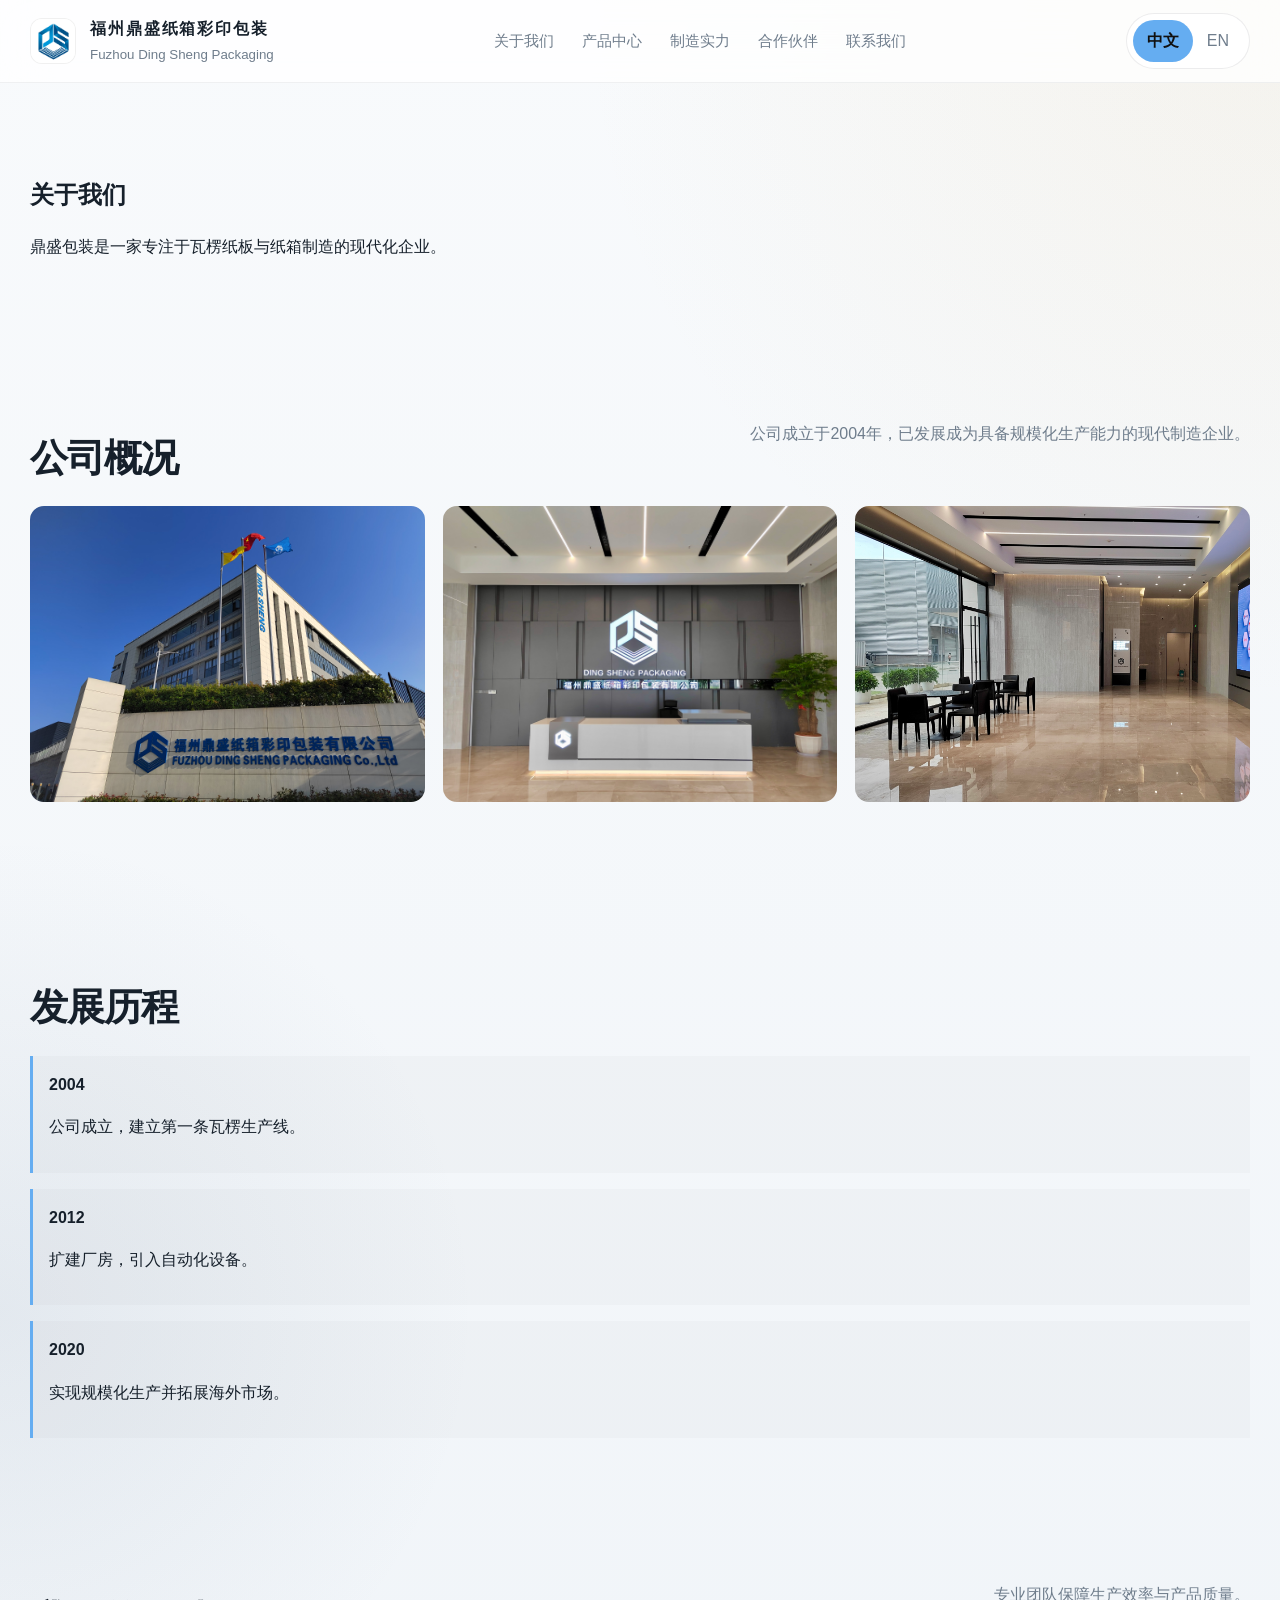
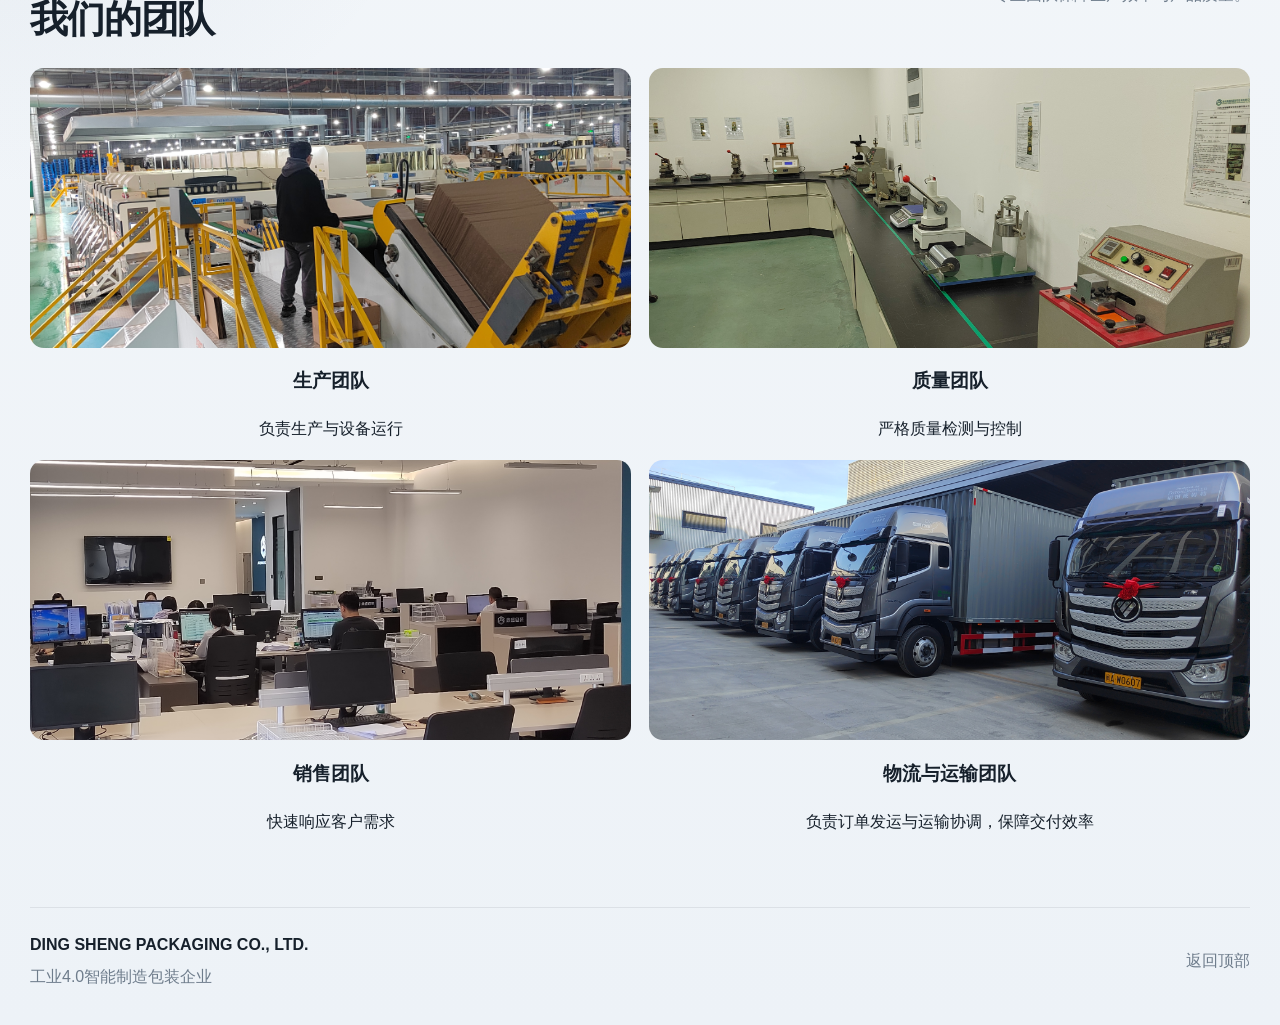
<file: about.html>
<!DOCTYPE html>
<html lang="zh">
<head>
  <meta charset="UTF-8">
  <meta name="viewport" content="width=device-width, initial-scale=1.0">
  <title>About | Ding Sheng Packaging</title>

  <link rel="stylesheet" href="style.css">

  <!-- 防闪 -->
  <style>
    body { opacity: 0; }
  </style>
</head>

<body>

<!-- ===== HEADER（统一）===== -->
<header class="site-header" id="top">
  <div class="container nav-wrap">

    <a class="brand" href="index.html">
      <div class="brand-mark">
        <img src="images/logo.jpg" alt="logo">
      </div>
      <div class="brand-text">
        <strong data-i18n="brandTitle">福州鼎盛纸箱彩印包装</strong>
        <small data-i18n="brandSub">DING SHENG PACKAGING</small>
      </div>
    </a>

    <nav class="nav-links">
      <a href="index.html#about" data-i18n="navAbout">关于我们</a>
      <a href="index.html#products" data-i18n="navProducts">产品中心</a>
      <a href="index.html#facility" data-i18n="navFacility">工厂实力</a>
      <a href="index.html#partners" data-i18n="navPartners">合作伙伴</a>
      <a href="index.html#contact" data-i18n="navContact">联系我们</a>
    </nav>

    <div class="nav-actions">
      <div class="lang-switch">
        <button class="lang-btn" data-lang="zh">中文</button>
        <button class="lang-btn" data-lang="en">EN</button>
      </div>
    </div>

  </div>
</header>

<main>

  <!-- ===== HERO ===== -->
  <section class="section">
    <div class="container">
      <h1 data-i18n="aboutPageTitle">关于我们</h1>
      <p data-i18n="aboutPageDesc">
        鼎盛包装是一家专注于瓦楞纸板与纸箱制造的现代化企业。
      </p>
    </div>
  </section>

  <!-- ===== 公司概况 ===== -->
  <section class="section">
    <div class="container">

      <div class="section-heading">
        <h2 data-i18n="aboutOverviewTitle">公司概况</h2>
        <p data-i18n="aboutOverviewDesc">
          公司成立于2004年，具备规模化生产能力与先进设备。
        </p>
      </div>

      <div class="detail-grid">
        <img src="images/关于我们/about1.jpg">
        <img src="images/关于我们/about2.jpg">
        <img src="images/关于我们/about3.jpg">
      </div>

    </div>
  </section>

  <!-- ===== 发展历程 ===== -->
  <section class="section">
    <div class="container">

      <div class="section-heading">
        <h2 data-i18n="aboutHistoryTitle">发展历程</h2>
      </div>

      <div class="timeline">
        <div>
          <strong>2004</strong>
          <p data-i18n="history1">公司成立</p>
        </div>

        <div>
          <strong>2012</strong>
          <p data-i18n="history2">扩建产线</p>
        </div>

        <div>
          <strong>2020</strong>
          <p data-i18n="history3">拓展国际市场</p>
        </div>
      </div>

    </div>
  </section>

  <!-- ===== 我们的团队（重点）===== -->
  <section class="section">
    <div class="container">

      <div class="section-heading">
        <h2 data-i18n="aboutTeamTitle">我们的团队</h2>
        <p data-i18n="aboutTeamDesc">
          专业团队保障生产效率与产品质量。
        </p>
      </div>

      <div class="team-grid">

        <div class="team-card">
          <div class="team-image">
            <img src="images/关于我们/team-production.jpg">
          </div>
          <h3 data-i18n="team1">生产团队</h3>
          <span data-i18n="team1Desc">负责生产与设备运行</span>
        </div>

        <div class="team-card">
          <div class="team-image">
            <img src="images/关于我们/team-quality.jpg">
          </div>
          <h3 data-i18n="team2">质量团队</h3>
          <span data-i18n="team2Desc">严格质量检测与控制</span>
        </div>

        <div class="team-card">
          <div class="team-image">
            <img src="images/关于我们/team-sales.jpg">
          </div>
          <h3 data-i18n="team3">销售团队</h3>
          <span data-i18n="team3Desc">快速响应客户需求</span>
        </div>
        <div class="team-card">
          <div class="team-image">
            <img src="images/关于我们/team-logistics.jpg">
          </div>
          <h3 data-i18n="team4">物流与运输团队</h3>
          <span data-i18n="team4Desc">负责订单发运与运输协调，保障交付效率</span>
        </div>

      </div>

    </div>
  </section>

</main>

<!-- ===== FOOTER ===== -->
<footer class="site-footer">
  <div class="container footer-wrap">
    <div>
      <strong>DING SHENG PACKAGING CO., LTD.</strong>
      <p data-i18n="footerText">工业包装制造企业</p>
    </div>
    <a href="#top" class="to-top" data-i18n="backTop">返回顶部</a>
  </div>
</footer>

<script src="script.js"></script>

</body>
</html>
</file>
<file: style.css>
:root {
  --bg: #f6f8fb;
  --bg-soft: #eef3f7;
  --panel: rgba(255, 255, 255, 0.72);
  --panel-strong: rgba(255, 255, 255, 0.9);
  --line: rgba(15, 23, 32, 0.08);
  --text: #16202b;
  --muted: #6f7d8c;
  --dark-text: #0e1620;
  --light-surface: #f5f7fa;
  --light-card: #ffffff;
  --accent: #65adf1;   /* 主蓝（专业） */
  --accent-soft: #3b82f6;
  --shadow: 0 20px 60px rgba(15, 23, 32, 0.08);
  --radius-xl: 32px;
  --radius-lg: 24px;
  --radius-md: 18px;
  --container: 1220px;
}

* {
  box-sizing: border-box;
}

html {
  scroll-behavior: smooth;
}

body {
  margin: 0;
  font-family: "Inter", -apple-system, BlinkMacSystemFont, "Segoe UI", "PingFang SC", "Hiragino Sans GB", "Microsoft YaHei", sans-serif;
  background:
    radial-gradient(circle at top right, rgba(216, 179, 106, 0.10), transparent 24%),
    radial-gradient(circle at left center, rgba(90, 116, 145, 0.10), transparent 26%),
    linear-gradient(180deg, #f8fafc 0%, #edf2f7 100%);
  color: var(--text);
  line-height: 1.65;
}

img {
  display: block;
  width: 100%;
}

a {
  color: inherit;
  text-decoration: none;
}

button {
  font: inherit;
}

.site-shell {
  overflow: visible;
}

.container {
  width: min(calc(100% - 40px), var(--container));
  margin: 0 auto;
}

.site-header {
  position: sticky;
  top: 0;
  z-index: 50;
  backdrop-filter: blur(22px);
  background: rgba(255, 255, 255, 0.78);
  border-bottom: 1px solid rgba(15, 23, 32, 0.06);
}

.site-header.scrolled {
  background: rgba(255, 255, 255, 0.6);
  backdrop-filter: blur(18px);
  border-bottom: 1px solid rgba(15, 23, 32, 0.08);
}

.nav-wrap {
  min-height: 82px;
  display: flex;
  align-items: center;
  justify-content: space-between;
  gap: 24px;
}

.brand {
  display: flex;
  align-items: center;
  gap: 14px;
}

.brand-mark {
  width: 46px;
  height: 46px;
  border-radius: 12px;
  overflow: hidden;

  display: flex;
  align-items: center;
  justify-content: center;

  background: #ffffff;
  border: 1px solid rgba(0,0,0,0.06);
}

.brand-mark img {
  width: 100%;
  height: 100%;
  object-fit: cover;   /* keeps logo ratio */
}

.brand-mark span {
  position: absolute;
  left: 10px;
  right: 10px;
  height: 2px;
  background: linear-gradient(90deg, transparent, rgba(216, 179, 106, 0.95), transparent);
}

.brand-mark span:nth-child(1) { top: 14px; }
.brand-mark span:nth-child(2) { top: 22px; }
.brand-mark span:nth-child(3) { top: 30px; }

.brand-text {
  display: flex;
  flex-direction: column;
}

.brand-text strong {
  font-size: 0.98rem;
  letter-spacing: 0.12em;
}

.brand-text small {
  color: var(--muted);
  margin-top: 3px;
}

.nav-links {
  display: flex;
  align-items: center;
  gap: 28px;
}

.nav-links a {
  color: var(--muted);
  font-size: 0.95rem;
  transition: color 0.2s ease;
}

.nav-links a:hover {
  color: var(--text);
}

.nav-actions {
  display: flex;
  align-items: center;
  gap: 14px;
}

.lang-switch {
  display: inline-flex;
  align-items: center;
  padding: 6px;
  border-radius: 999px;
  border: 1px solid rgba(15, 23, 32, 0.08);
  background: rgba(255, 255, 255, 0.8);
}

.lang-btn {
  border: 0;
  background: transparent;
  color: var(--muted);
  padding: 8px 14px;
  border-radius: 999px;
  cursor: pointer;
  transition: all 0.2s ease;
}

.lang-btn.active {
  background: var(--accent);
  color: #111;
  font-weight: 700;
}

.eyebrow,
.section-tag {
  display: inline-flex;
  width: fit-content;
  padding: 8px 14px;
  border-radius: 999px;
  border: 1px solid rgba(255, 255, 255, 0.1);
  color: var(--accent);
  background: rgba(255, 255, 255, 0.03);
  letter-spacing: 0.08em;
  text-transform: uppercase;
  font-size: 0.8rem;
}

.section-tag.light {
  color: #f3d7a1;
  border-color: rgba(243, 215, 161, 0.16);
}
.btn {
  display: inline-flex;
  align-items: center;
  justify-content: center;
  min-height: 50px;
  padding: 0 22px;
  border-radius: 999px;
  font-weight: 600;
  transition: transform 0.2s ease, opacity 0.2s ease, background 0.2s ease;
}

.btn:hover {
  transform: translateY(-1px);
}

.btn-primary {
  background: var(--accent);
  color: #0e141c;
}

.btn-secondary {
  background: rgba(255,255,255,0.88);
  border: 1px solid rgba(15,23,32,0.08);
  color: var(--text);
}

.btn-dark {
  background: #0f1720;
  color: #fff;
}
/* ===== New Hero (Immersive) ===== */

.hero-immersive {
  position: relative;
  height: 92vh;
  min-height: 600px;
  overflow: hidden;
}

/* 背景 */
.hero-bg {
  position: absolute;
  inset: 0;
}

.hero-bg img {
  width: 100%;
  height: 100%;
  object-fit: cover;
}

/* 遮罩（很关键） */
.hero-overlay {
  position: absolute;
  inset: 0;
  background: linear-gradient(
    180deg,
    rgba(10,20,30,0.2),
    rgba(10,20,30,0.65)
  );
}

/* 内容 */
.hero-content {
  position: relative;
  z-index: 2;
  height: 100%;

  display: flex;
  flex-direction: column;
  justify-content: center;
  align-items: center;

  text-align: center;
  color: #fff;
  padding: 0 20px;
}

.hero-eyebrow {
  font-size: 0.85rem;
  letter-spacing: 0.2em;
  opacity: 0.7;
  margin-bottom: 16px;
}

.hero-content h1 {
  font-size: clamp(2.8rem, 5vw, 5rem);
  margin-bottom: 16px;
  line-height: 1.05;
}

.hero-content p {
  max-width: 640px;
  font-size: 1.1rem;
  color: rgba(255,255,255,0.85);
  margin-bottom: 26px;
}


/* ===== About KPI ===== */

.about-kpi {
  display: grid;
  grid-template-columns: repeat(4, 1fr);
  gap: 20px;
  margin-top: 30px;
}

.kpi-item {
  padding: 26px 20px;
  border-radius: 20px;

  background: rgba(255,255,255,0.85);
  border: 1px solid rgba(15,23,32,0.06);

  text-align: center;
  box-shadow: var(--shadow);

  transition: transform 0.25s ease;
}

.kpi-item:hover {
  transform: translateY(-4px);
}

.kpi-item strong {
  display: block;
  font-size: 1.6rem;
  margin-bottom: 6px;
}

.kpi-item span {
  color: var(--muted);
  font-size: 0.9rem;
}

@media (max-width: 900px) {
  .about-kpi {
    grid-template-columns: repeat(2, 1fr);
  }
}

@media (max-width: 500px) {
  .about-kpi {
    grid-template-columns: 1fr;
  }
}

.section {
  padding: 72px 0;
}

.section-dark {
  background:
    linear-gradient(180deg, rgba(255,255,255,0.65), rgba(245,248,252,0.9)),
    #f3f6fa;
  border-top: 1px solid rgba(15,23,32,0.05);
  border-bottom: 1px solid rgba(15,23,32,0.05);
}
.section-heading {
  display: grid;
  grid-template-columns: 1.1fr 0.9fr;
  gap: 24px;
  align-items: end;
  margin-bottom: 28px;
}

.section-heading h2 {
  margin: 16px 0 0;
  font-size: clamp(1.9rem, 3vw, 3.2rem);
  line-height: 1.08;
  letter-spacing: -0.03em;
}

.section-heading p {
  margin: 0;
  color: var(--muted);
  max-width: 620px;
}

.product-grid {
  display: grid;
  grid-template-columns: repeat(3, 1fr);
  gap: 20px;
}

.product-card {
  overflow: hidden;
  background: rgba(255,255,255,0.82);
  border: 1px solid rgba(15,23,32,0.06);
}

.product-card:hover .product-image img {
  transform: scale(1.04);
}

.product-content {
  padding: 24px;
}

.product-index {
  display: inline-block;
  margin-bottom: 14px;
  color: var(--accent);
  font-size: 0.86rem;
  letter-spacing: 0.12em;
}

.product-content h3 {
  margin: 0 0 10px;
  font-size: 1.18rem;
}

.product-content p {
  margin: 0;
  color: var(--muted);
}

.product-list {
  display: flex;
  flex-direction: column;
  gap: 60px;
  margin-top: 40px;
}

.product-row {
  display: grid;
  grid-template-columns: 1.2fr 1fr;
  gap: 50px;
  align-items: center;
}


.product-row:nth-child(even) {
  direction: rtl;
}

.product-row:nth-child(even) .product-info {
  direction: ltr;
}

.product-image {
  aspect-ratio: 16 / 12;

  border-radius: 18px;   /* 🔥 必须加 */
  overflow: hidden;      /* 🔥 必须配合 */

  position: relative;    /* （给hover扩展用，可选） */
}

.product-image img {
  width: 100%;           /* 🔥 建议加上 */
  height: 100%;
  object-fit: cover;

  transition: transform 0.5s ease;
}

.product-info {
  max-width: 520px;
}

.product-index {
  font-size: 0.8rem;
  opacity: 0.5;
}

.product-spec {
  margin-top: 14px;
  padding-left: 18px;
  color: var(--muted);
}

.facility-layout {
  display: grid;
  grid-template-columns: 1.05fr 0.95fr;
  gap: 28px;
  align-items: center;
}

.facility-gallery {
  display: grid;
  gap: 18px;
}

.gallery-main,
.gallery-subgrid img {
  border-radius: 28px;
  overflow: hidden;
  box-shadow: var(--shadow);
  border: 1px solid rgba(15,23,32,0.06);
}

.gallery-main {
  min-height: 420px;
}

.gallery-main img {
  height: 100%;
  object-fit: cover;
}

.gallery-subgrid {
  display: grid;
  grid-template-columns: 1fr 1fr;
  gap: 18px;
}

.gallery-subgrid img {
  aspect-ratio: 12 / 12;
  object-fit: cover;
}

.facility-copy h2 {
  margin: 16px 0 14px;
  font-size: clamp(1.9rem, 3vw, 3rem);
  line-height: 1.1;
  letter-spacing: -0.03em;
}

.facility-copy p {
  margin: 0;
  color: var(--muted);
}

.strength-list {
  display: grid;
  gap: 16px;
  margin-top: 26px;
}

.strength-list article {
  padding: 18px 0;
  border-top: 1px solid rgba(15,23,32,0.08);
}

.strength-list article:first-child {
  padding-top: 0;
  border-top: 0;
}

.strength-list strong {
  display: block;
  margin-bottom: 6px;
  font-size: 1rem;
}

.strength-list span {
  color: var(--muted);
}

.contact-section {
  padding-top: 30px;
  padding-bottom: 84px;
}

.contact-layout {
  display: grid;
  grid-template-columns: 1.08fr 0.92fr;
  gap: 24px;
}

.contact-panel {
  background: linear-gradient(180deg, rgba(255,255,255,0.96), rgba(247,249,252,0.96));
  padding: 34px;
  color: var(--dark-text);
}

.contact-panel h2 {
  margin: 16px 0 12px;
  font-size: clamp(1.9rem, 3vw, 3rem);
  line-height: 1.1;
}

.contact-panel p {
  margin: 0;
  color: #637282;
}

.contact-items {
  display: grid;
  gap: 14px;
  margin-top: 28px;
}

.contact-item {
  padding: 18px 0;
  border-top: 1px solid rgba(14, 22, 32, 0.08);
}

.contact-item:first-child {
  border-top: 0;
  padding-top: 0;
}

.contact-label {
  font-size: 0.86rem;
  color: #7c8a97;
  text-transform: uppercase;
  letter-spacing: 0.08em;
  margin-bottom: 6px;
}

.contact-value,
.contact-value a {
  color: #152331;
  font-size: 1rem;
  word-break: break-word;
}

.contact-actions {
  margin-top: 26px;
}

.contact-side {
  display: flex;
}

.quote-card {
  width: 100%;
  min-height: 100%;
  padding: 34px;
  display: flex;
  flex-direction: column;
  justify-content: flex-end;
  background:
    linear-gradient(180deg, rgba(255,255,255,0.03), rgba(255,255,255,0.02)),
    url('https://images.unsplash.com/photo-1581092335397-9583eb92d232?auto=format&fit=crop&w=1400&q=80') center/cover;
  border: 1px solid rgba(255,255,255,0.08);
  position: relative;
  overflow: hidden;
}

.quote-card::before {
  content: "";
  position: absolute;
  inset: 0;
  background: linear-gradient(180deg, rgba(255,255,255,0.12), rgba(15,23,32,0.38));
}

.quote-card > * {
  position: relative;
  z-index: 1;
}

.quote-card span {
  display: inline-block;
  margin-bottom: 12px;
  color: rgba(255, 255, 255, 0.75);
  letter-spacing: 0.08em;
  text-transform: uppercase;
  font-size: 0.84rem;
}

.quote-card h3 {
  margin: 0;
  max-width: 16ch;
  font-size: clamp(1.8rem, 2.6vw, 2.8rem);
  line-height: 1.12;
  color: #ffffff;  
}

.site-footer {
  padding: 0 0 34px;
}

.footer-wrap {
  display: flex;
  align-items: center;
  justify-content: space-between;
  gap: 20px;
  padding-top: 24px;
  border-top: 1px solid rgba(15,23,32,0.08);
}

.footer-wrap strong {
  display: block;
  margin-bottom: 6px;
}

.footer-wrap p,
.to-top {
  margin: 0;
  color: var(--muted);
}

.to-top:hover {
  color: var(--text);
}

.reveal {
  opacity: 0;
  transform: translateY(22px);
  transition: opacity 0.8s ease, transform 0.8s ease;
}

.reveal.visible {
  opacity: 1;
  transform: translateY(0);
}

.delay-1 { transition-delay: 0.12s; }
.delay-2 { transition-delay: 0.22s; }

@media (max-width: 640px) {
  .container {
    width: min(calc(100% - 24px), var(--container));
  }

  .nav-wrap {
    min-height: 72px;
  }

  .brand-text strong {
    font-size: 0.88rem;
    letter-spacing: 0.08em;
  }

  .hero-copy,
  .feature-card,
  .product-content,
  .contact-panel,
  .quote-card {
    padding: 20px;
  }

  .section {
    padding: 56px 0;
  }

  .footer-wrap {
    flex-direction: column;
    align-items: flex-start;
  }
}

.side-nav {
  position: fixed;
  right: 22px;
  top: 50%;
  transform: translateY(-50%);
  z-index: 80;
  display: flex;
  flex-direction: column;
  gap: 12px;
  padding: 12px 10px;
  border-radius: 999px;
  background: rgba(255, 255, 255, 0.72);
  border: 1px solid rgba(15, 23, 32, 0.08);
  box-shadow: var(--shadow);
  backdrop-filter: blur(14px);
}

.side-nav-item {
  width: 12px;
  height: 12px;
  border-radius: 999px;
  background: rgba(123, 140, 163, 0.35);
  border: 1px solid rgba(15, 23, 32, 0.08);
  transition: transform 0.2s ease, background 0.2s ease, opacity 0.2s ease;
  opacity: 0.85;
}

.side-nav-item:hover {
  transform: scale(1.18);
  background: rgba(123, 140, 163, 0.6);
}

.side-nav-item.active {
  background: var(--accent);
  transform: scale(1.28);
  opacity: 1;
}

@media (max-width: 820px) {
  .side-nav {
    right: 14px;
    gap: 10px;
    padding: 10px 8px;
  }

  .side-nav-item {
    width: 10px;
    height: 10px;
  }
}

@media (max-width: 640px) {
  .side-nav {
    display: none;
  }
}

.partners-grid {
  display: grid;
  grid-template-columns: repeat(5, 1fr); /* 一行5个 */
  gap: 18px;
  margin-top: 24px;
}

.partner-item {
  background: rgba(255,255,255,0.85);
  border: 1px solid rgba(15,23,32,0.06);
  border-radius: 16px;
  height: 110px;

  display: flex;
  align-items: center;
  justify-content: center;

  padding: 0;
  overflow: hidden;

  transition: transform 0.2s ease, box-shadow 0.2s ease;
}

.partner-item:hover {
  transform: translateY(-2px);
  box-shadow: var(--shadow);
}

.partner-item img {
  width: 100%;
  height: 100%;
  object-fit: cover;
  object-position: center;

  transition: transform 0.25s ease, filter 0.25s ease;
}

.partner-item:hover img {
  transform: scale(1.06);
  filter: brightness(1.05);
}

@media (max-width: 1100px) {
  .partners-grid {
    grid-template-columns: repeat(3, 1fr);
  }
}

@media (max-width: 640px) {
  .partners-grid {
    grid-template-columns: repeat(2, 1fr);
  }
}

/* transition */
body {
  opacity: 0;
  transition: opacity 0.4s ease;
}

body.loaded {
  opacity: 1;
}

body.fade-out {
  opacity: 0;
}

/* about */
.about-actions {
  margin-top: 28px;
  display: flex;
  justify-content: center;  /* 居中更高级 */
}

.detail-grid {
  display: grid;
  grid-template-columns: repeat(3, 1fr);
  gap: 18px;
  margin: 24px 0;
}

/* 🔥 关键：统一比例容器 */
.detail-grid img {
  width: 100%;
  aspect-ratio: 4 / 3;   /* ✅ 统一比例 */

  border-radius: 14px;
  object-fit: cover;     /* ✅ 自动裁切填满 */

  display: block;
}

.timeline {
  display: grid;
  gap: 16px;
  margin-top: 20px;
}

.timeline div {
  padding: 16px;
  border-left: 3px solid var(--accent);
  background: rgba(0,0,0,0.02);
}

.team-grid {
  display: grid;
  grid-template-columns: repeat(2, 1fr);
  gap: 18px;
}

.team-image {
  width: 100%;
  height: 280px;
  border-radius: 14px;
  overflow: hidden;   /* 🔥 关键 */
}

.team-image img {
  width: 100%;
  height: 100%;
  object-fit: cover;  /* 🔥 填满且不变形 */
  transition: transform 0.3s ease;
}

.team-card {
  text-align: center;
  transition: transform 0.25s ease, box-shadow 0.25s ease;
}

.team-card:hover {
  transform: translateY(-4px);
  box-shadow: var(--shadow);
}

.team-card:hover img {
  transform: scale(1.05);
}

.section-heading {
  display: flex;
  justify-content: space-between;
  align-items: flex-start;
  gap: 20px;
}

.section-heading-main {
  max-width: 720px;
}

.section-heading-action {
  flex-shrink: 0;
}

:root {
  --header-offset: 50px;
}

section {
  scroll-margin-top: var(--header-offset);
}



/* ===== Manufacturing Page ===== */

.equipment-list {
  display: flex;
  flex-direction: column;
  gap: 80px;
  margin-top: 40px;
}

.equipment-item {
  display: grid;
  grid-template-columns: 1.1fr 0.9fr;
  gap: 50px;
  align-items: center;
}

.equipment-item.reverse .equipment-image {
  order: 2;
}

.equipment-item.reverse .equipment-text {
  order: 1;
}

.equipment-image {
  border-radius: 20px;
  overflow: hidden;
  box-shadow: var(--shadow);
  height: 600px; 
}

.equipment-image img {
  width: 100%;
  height: 100%;
  object-fit: cover;
}

.equipment-text {
  max-width: 520px;
}

.equipment-index {
  font-size: 0.8rem;
  color: var(--accent);
  letter-spacing: 0.12em;
  margin-bottom: 12px;
  display: inline-block;
}

.equipment-text h3 {
  margin: 0 0 12px;
  font-size: 1.4rem;
}

.equipment-text p {
  margin: 0;
  color: var(--muted);
}


/* ===== Homepage Immersive ===== */

.immersive-section {
  position: relative;
  height: 75vh;
  min-height: 480px;
  margin: 40px 0;
  border-radius: 28px;
  overflow: hidden;
}

.immersive-bg {
  position: absolute;
  inset: 0;
}

.immersive-bg img {
  width: 100%;
  height: 100%;
  object-fit: cover;
}

/* 遮罩更轻一点（首页） */
.immersive-overlay {
  position: absolute;
  inset: 0;
  background: linear-gradient(
    180deg,
    rgba(10,20,30,0.15),
    rgba(10,20,30,0.5)
  );
}

.immersive-content {
  position: relative;
  z-index: 2;
  height: 100%;

  display: flex;
  flex-direction: column;
  justify-content: center;
  align-items: center;

  text-align: center;
  color: #fff;
  padding: 0 20px;
}

.immersive-eyebrow {
  font-size: 0.8rem;
  letter-spacing: 0.18em;
  opacity: 0.7;
  margin-bottom: 12px;
}

.immersive-content h2 {
  font-size: clamp(2.2rem, 4vw, 3.6rem);
  margin-bottom: 14px;
}

.immersive-content p {
  max-width: 600px;
  color: rgba(255,255,255,0.85);
}


/* ===== Slider ===== */

.slider {
  position: relative;
  overflow: hidden;
  border-radius: 20px;
}

/* 滑动轨道 */
.slider-track {
  display: flex;
  transition: transform 0.5s ease;
}

.slider-track img {
  width: 100%;
  flex-shrink: 0;
  object-fit: cover;
}

/* 左右按钮 */
.slider-btn {
  position: absolute;
  top: 50%;
  transform: translateY(-50%);
  z-index: 2;

  width: 36px;
  height: 36px;

  border-radius: 50%;
  border: none;

  background: rgba(0,0,0,0.4);
  color: #fff;
  font-size: 18px;
  cursor: pointer;
}

.slider-btn.prev { left: 10px; }
.slider-btn.next { right: 10px; }

/* 圆点 */
.slider-dots {
  position: absolute;
  bottom: 10px;
  width: 100%;
  display: flex;
  justify-content: center;
  gap: 6px;
}

.slider-dots span {
  width: 6px;
  height: 6px;
  background: rgba(255,255,255,0.5);
  border-radius: 50%;
  cursor: pointer;
}

.slider-dots span.active {
  background: #fff;
}
</file>
